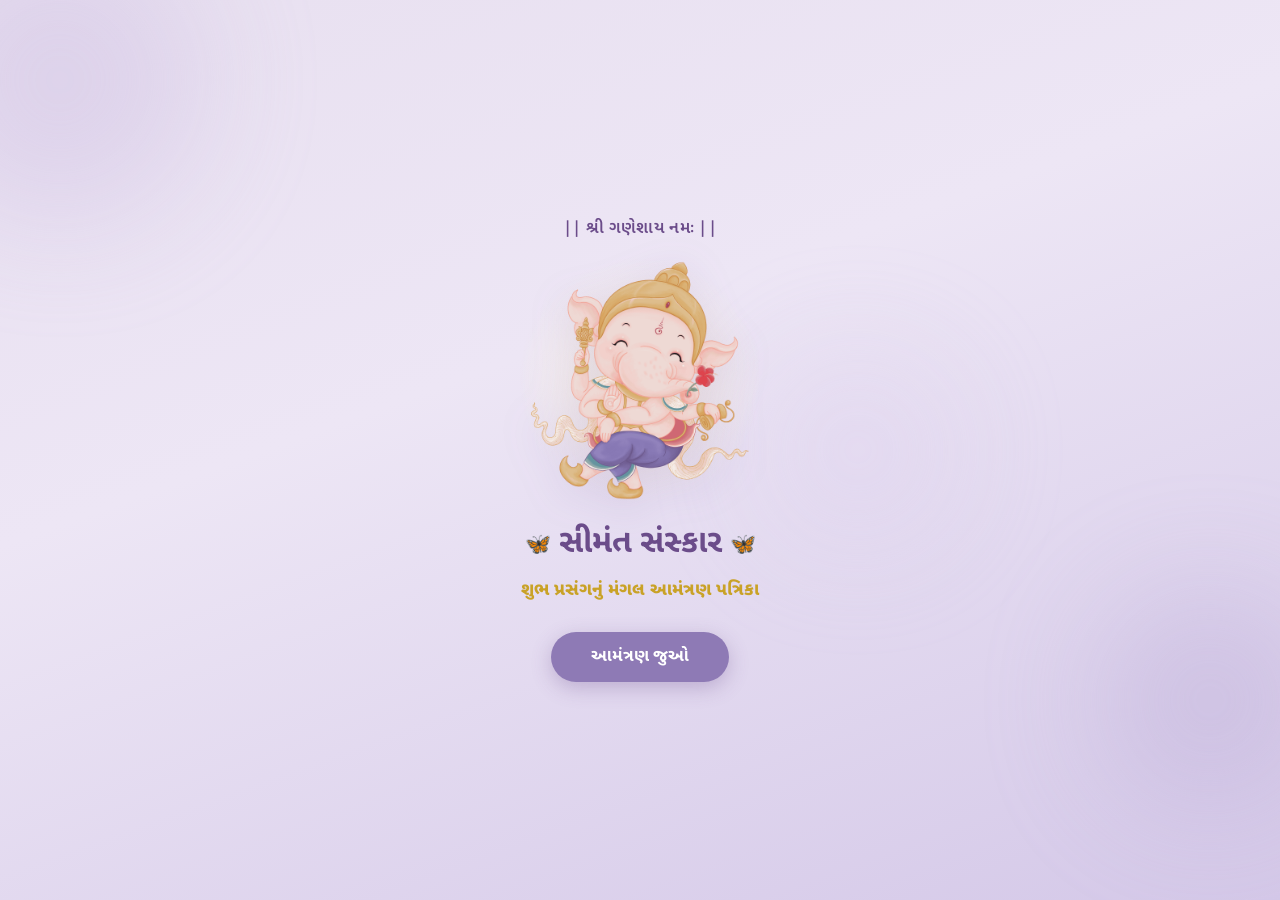
<file: index.html>
<!DOCTYPE html>
<html lang="gu">
<head>
  <meta charset="UTF-8" />
  <meta name="viewport" content="width=device-width, initial-scale=1.0" />
  <title>સીમંત સંસ્કાર | Simant Sanskar</title>
  <link rel="preconnect" href="https://fonts.googleapis.com" />
  <link rel="preconnect" href="https://fonts.gstatic.com" crossorigin />
  <link href="https://fonts.googleapis.com/css2?family=Noto+Sans+Gujarati:wght@400;600;700&display=swap" rel="stylesheet" />
  <link rel="stylesheet" href="styles.css" />
</head>
<body>
  <div class="page">
    <div class="bg-orb bg-orb--1"></div>
    <div class="bg-orb bg-orb--2"></div>
    <div class="bg-orb bg-orb--3"></div>

    <main class="card">
      <p class="invocation animate-in" style="--delay: 0.1s">|| શ્રી ગણેશાય નમઃ ||</p>

      <div class="ganesha-wrap animate-in" style="--delay: 0.3s">
        <div class="aura"></div>
        <div class="ganesha-float">
          <!-- Add your image: images/ganesha.png -->
          <img
            src="images/ganesh.png"
            alt="Ganesha"
            class="ganesha ganesha-img"
            onerror="this.hidden=true; this.nextElementSibling.hidden=false"
          />
          
        </div>
      </div>

      <h1 class="title animate-in" style="--delay: 0.5s">
        <span class="butterfly butterfly--left">🦋</span>
        સીમંત સંસ્કાર
        <span class="butterfly butterfly--right">🦋</span>
      </h1>

      <p class="subtitle animate-in" style="--delay: 0.65s">
        શુભ પ્રસંગનું મંગલ આમંત્રણ પત્રિકા
      </p>

      <button type="button" id="view-invite-btn" class="cta animate-in" style="--delay: 0.8s" data-href="invitation.html">
        આમંત્રણ જુઓ
      </button>
    </main>
  </div>

  <div class="balloon-overlay" id="balloon-overlay" aria-hidden="true"></div>

  <script src="index.js"></script>
</body>
</html>
</file>
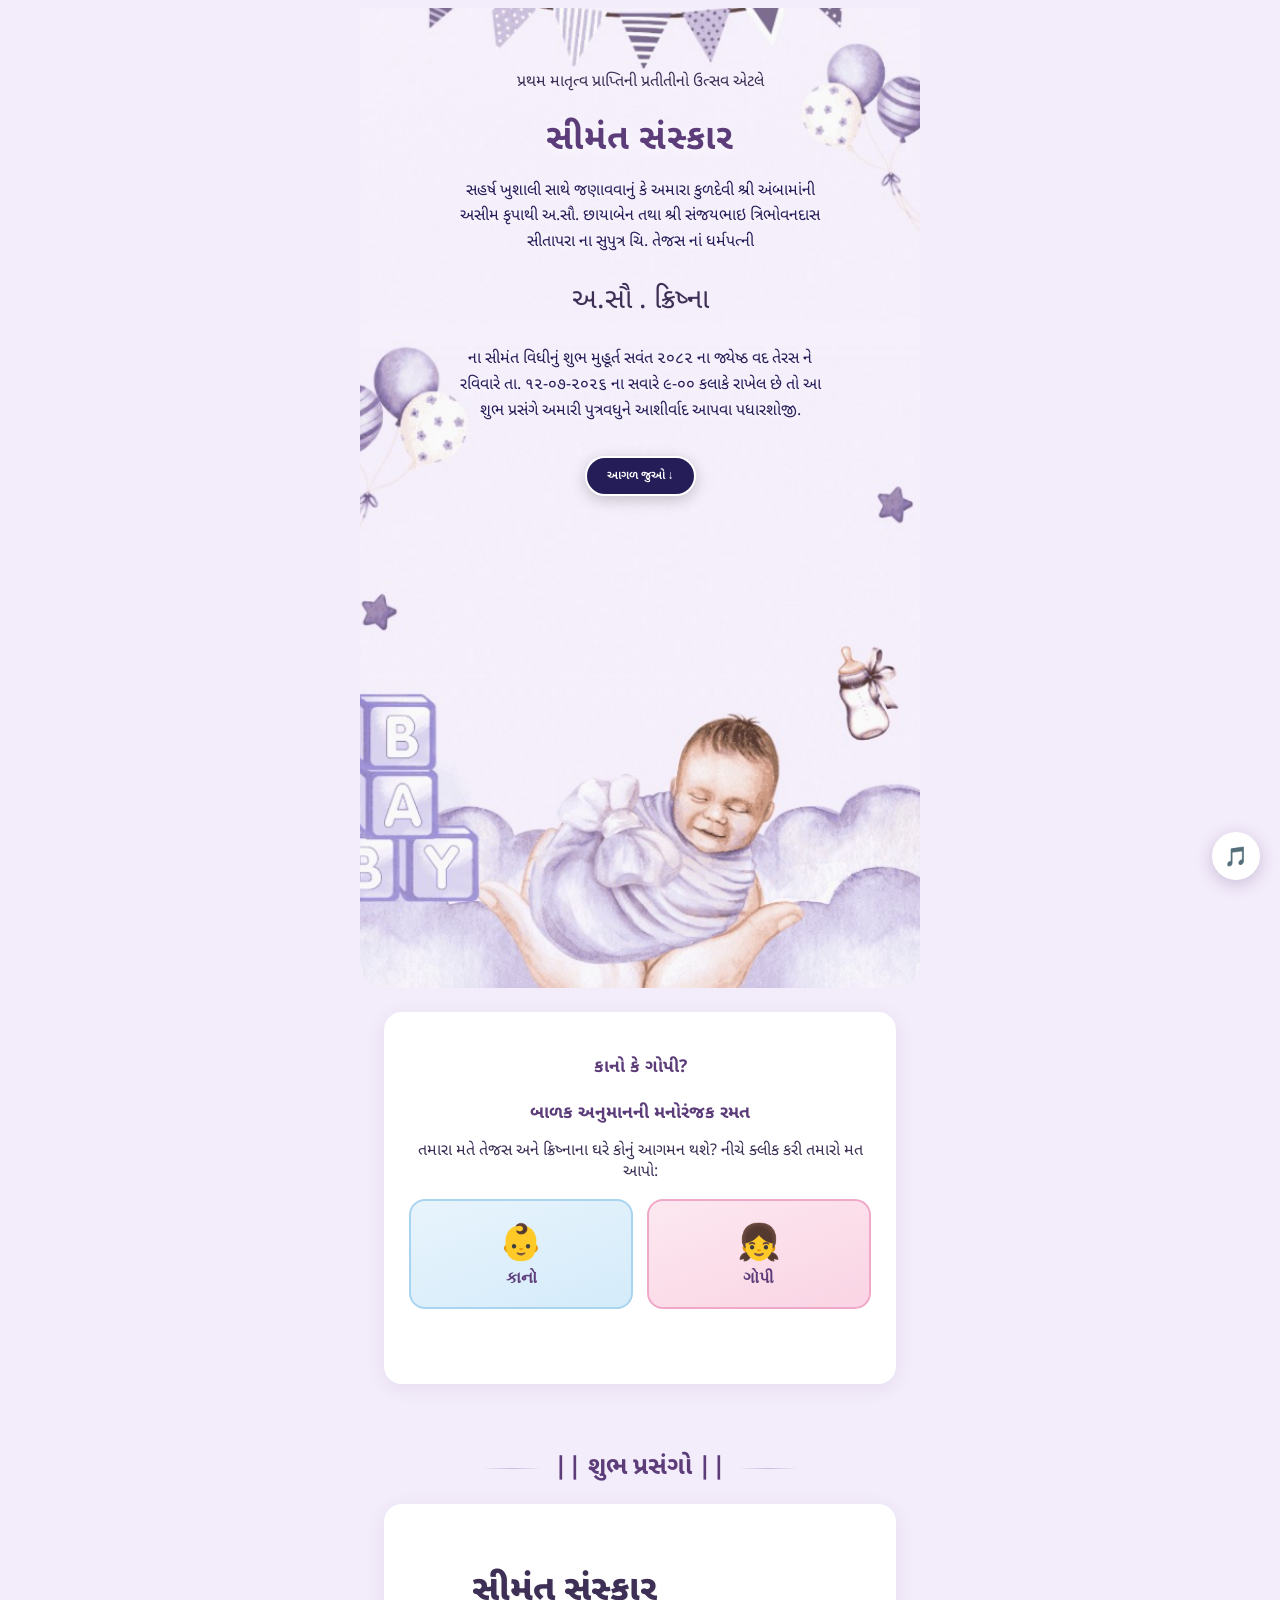
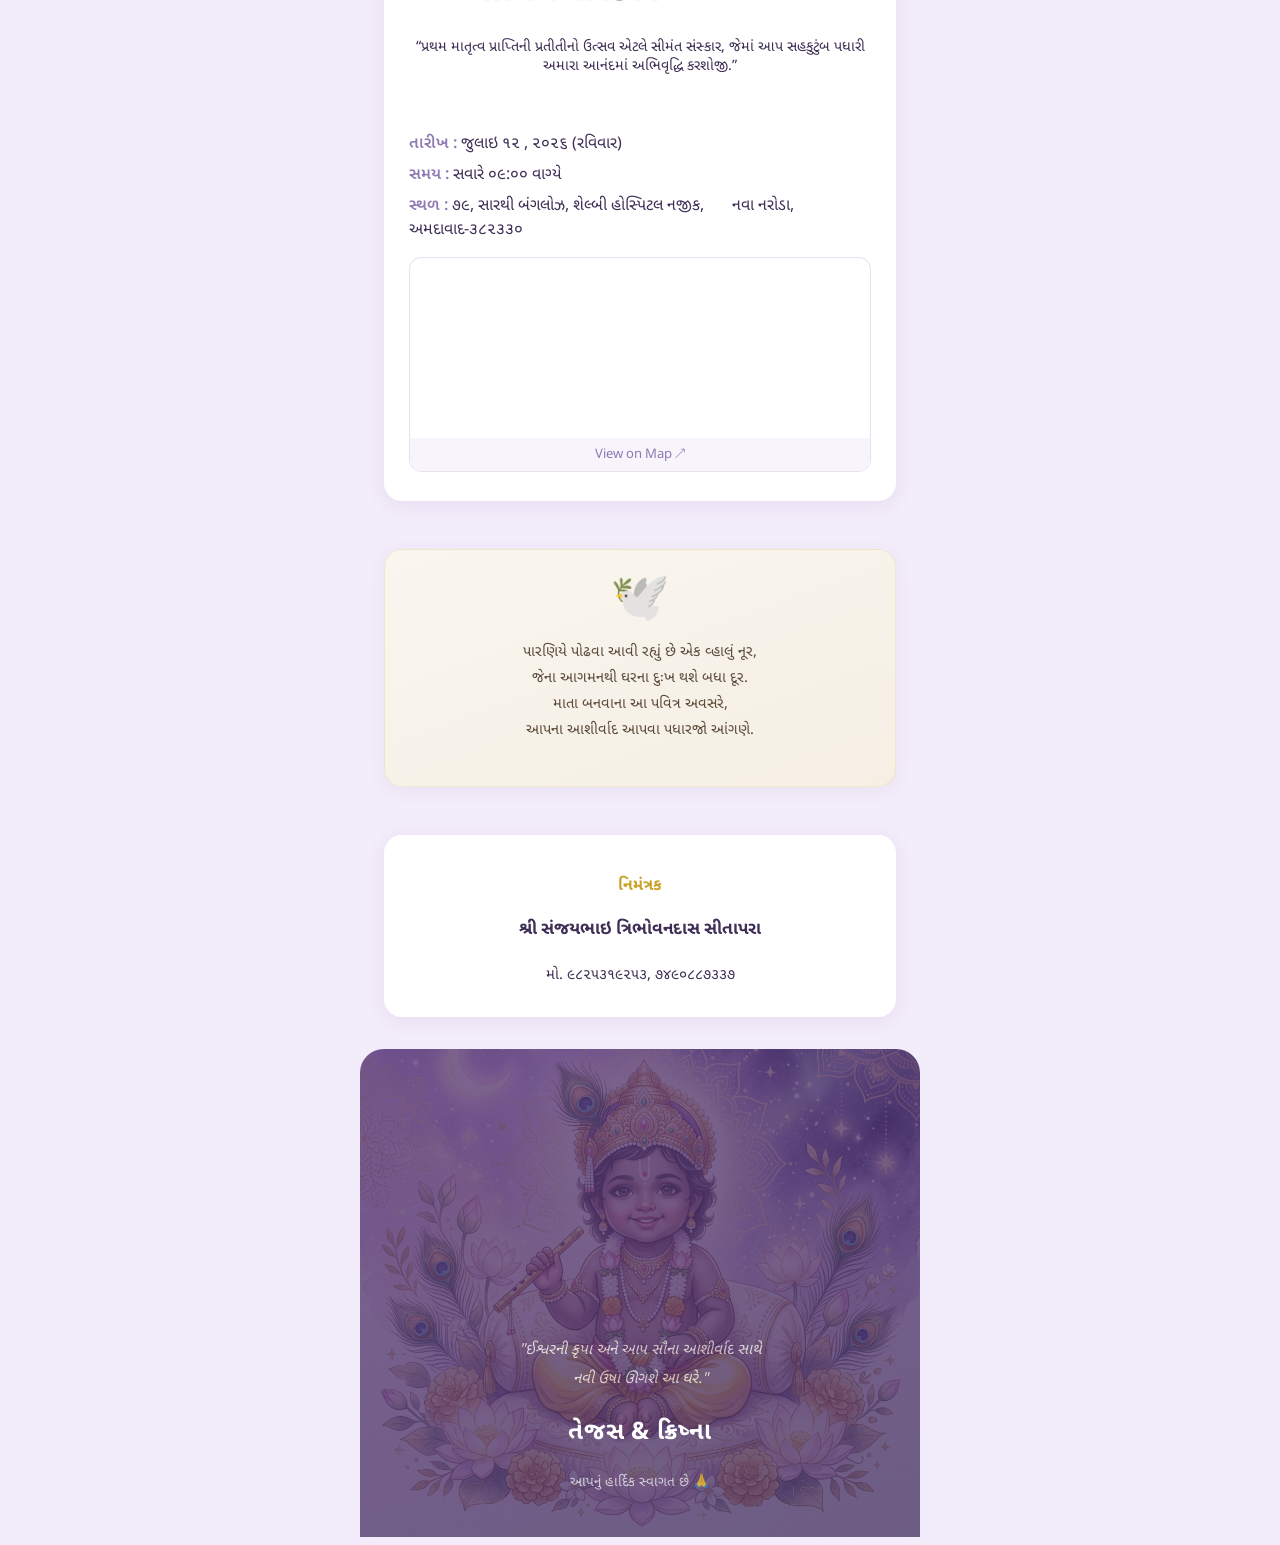
<file: invitation.html>
<!DOCTYPE html>
<html lang="gu">
<head>
  <meta charset="UTF-8" />
  <meta name="viewport" content="width=device-width, initial-scale=1.0" />
  <title>સીમંત સંસ્કાર | Tejas & Krishna</title>
  <link rel="preconnect" href="https://fonts.googleapis.com" />
  <link rel="preconnect" href="https://fonts.gstatic.com" crossorigin />
  <link href="https://fonts.googleapis.com/css2?family=Noto+Sans+Gujarati:wght@400;600;700&display=swap" rel="stylesheet" />
  <link rel="stylesheet" href="invitation.css" />
  
  <style>
    .scroll-down-btn {
      display: block;
      margin: 2rem auto 0 auto;
      background: rgb(37, 29, 88);
      color: #ffffff;
      border: 2px solid #ffffff;
      padding: 10px 20px;
      font-family: 'Noto Sans Gujarati', sans-serif;
      font-size: 12px;
      font-weight: 600;
      border-radius: 50px;
      cursor: pointer;
      box-shadow: 0 4px 15px rgba(0, 0, 0, 0.2);
      transition: all 0.3s ease;
      animation: bounce 2s infinite;
    }

    .scroll-down-btn:hover {
      background: #ffffff;
      color: rgb(37, 29, 88);
      transform: scale(1.05);
    }

    @keyframes bounce {
      0%, 20%, 50%, 80%, 100% {
        transform: translateY(0);
      }
      40% {
        transform: translateY(-10px);
      }
      60% {
        transform: translateY(-5px);
      }
    }
  </style>
</head>
<body class="invite-page">

  <div class="invite-container">

    <header class="hero">
      <div class="hero__bg" aria-hidden="true"></div>
      <div class="hero__stars" aria-hidden="true">
        <span class="hero__star hero__star--1">✦</span>
        <span class="hero__star hero__star--2">✦</span>
        <span class="hero__star hero__star--3">✦</span>
        <span class="hero__star hero__star--4">✦</span>
      </div>

      <div class="hero__content">
        <p>
          પ્રથમ માતૃત્વ પ્રાપ્તિની પ્રતીતીનો ઉત્સવ એટલે
        </p>
        <h1 class="hero__title">સીમંત સંસ્કાર</h1>

        <p class="hero__host" style="font-size: 16px; color: rgb(37, 29, 88);">
          સહર્ષ ખુશાલી સાથે જણાવવાનું કે અમારા કુળદેવી શ્રી અંબામાંની અસીમ કૃપાથી અ.સૌ. છાયાબેન તથા શ્રી સંજયભાઇ ત્રિભોવનદાસ સીતાપરા ના સુપુત્ર

          ચિ. તેજસ નાં ધર્મપત્ની <br>
        <p style="font-size: 28px;">અ.સૌ . ક્રિષ્ના<br /> </p>

        <p class="hero__host" style="font-size: 16px; color: rgb(37, 29, 88);">ના સીમંત વિધીનું શુભ મુહૂર્ત સવંત ૨૦૮૨ ના જ્યેષ્ઠ વદ તેરસ ને રવિવારે તા. ૧૨-૦૭-૨૦૨૬ ના સવારે ૯-૦૦ કલાકે રાખેલ છે તો આ શુભ પ્રસંગે અમારી પુત્રવધુને આશીર્વાદ આપવા પધારશોજી.
        </p>
        
        <button type="button" class="scroll-down-btn" onclick="scrollToNextSection()">
          આગળ જુઓ ↓
        </button>
      </div>
    </header>

    <section id="next-section" class="section reveal">
      <div class="section-card">
        <h1 class="poll-title">કાનો કે ગોપી?</h1>
        <h4 class="poll-title">બાળક અનુમાનની મનોરંજક રમત</h4>
         <p style="text-align: center;">
          તમારા મતે તેજસ અને ક્રિષ્નાના ઘરે કોનું આગમન થશે? નીચે ક્લીક કરી તમારો મત આપો:
        </p>
        <div class="poll-cards">
          <button type="button" class="poll-card poll-card--boy" data-vote="boy">
            <span class="poll-card__icon">👶</span>
            <span class="poll-card__label">કાનો</span>
          </button>
          <button type="button" class="poll-card poll-card--girl" data-vote="girl">
            <span class="poll-card__icon">👧</span>
            <span class="poll-card__label">ગોપી</span>
          </button>
        </div>
        <p class="poll-result" id="poll-result"></p>
      </div>
    </section>

    <section class="section reveal">
      <h2 class="section-heading">|| શુભ પ્રસંગો ||</h2>
      <div class="section-card">

        <div class="event-block">
          <div class="event-block__header">
             <h3 class="event-block__title" > &nbsp; &nbsp; &nbsp;&nbsp; સીમંત સંસ્કાર</h3>
          </div>
          <p style="text-align: center; font-size: 0.9rem">
            “પ્રથમ માતૃત્વ પ્રાપ્તિની પ્રતીતીનો ઉત્સવ એટલે સીમંત સંસ્કાર, જેમાં આપ સહકુટુંબ પધારી અમારા આનંદમાં અભિવૃદ્ધિ કરશોજી.”
          </p>
          <br> <br>
          <div class="event-detail">
            <span class="event-detail__label">તારીખ :</span>
            <span class="event-detail__value">જુલાઇ ૧૨ , ૨૦૨૬ (રવિવાર)</span>
          </div>
          <div class="event-detail">
            <span class="event-detail__label">સમય :</span>
            <span class="event-detail__value">સવારે ૦૯:૦૦ વાગ્યે</span>
          </div>
          <div class="event-detail">
            <span class="event-detail__label">સ્થળ :</span>
            <span class="event-detail__value">૭૯, સારથી બંગલોઝ, શેલ્બી હોસ્પિટલ નજીક, &nbsp; &nbsp; &nbsp; નવા નરોડા, અમદાવાદ-૩૮૨૩૩૦ </span>
          </div>
          <div class="event-map">
            <iframe src="https://www.google.com/maps/embed?pb=!1m18!1m12!1m3!1d3670.7595963091444!2d72.67633107436913!3d23.069273614585555!2m3!1f0!2f0!3f0!3m2!1i1024!2i768!4f13.1!3m3!1m2!1s0x395e8733e6b6f1fd%3A0xa92d0e460e29601e!2sHome%20-%20Sarthi%20Bungalows!5e0!3m2!1sen!2sin!4v1782485390056!5m2!1sen!2sin" width="600" height="450" style="border:0;" allowfullscreen="" loading="lazy" referrerpolicy="strict-origin-when-cross-origin"></iframe>
            <a class="event-map__link" href="https://maps.app.goo.gl/TWja7PKg5atCbxpZA" target="_blank" rel="noopener">
              View on Map ↗
            </a>
          </div>
        </div>

      </div>
    </section>

    <section class="section reveal">
      <div class="quote-card">
        <div class="quote-card__shubh">🕊️</div>
        <p class="quote-card__text">
          પારણિયે પોઢવા આવી રહ્યું છે એક વ્હાલું નૂર,<br>
          જેના આગમનથી ઘરના દુઃખ થશે બધા દૂર.<br>
          માતા બનવાના આ પવિત્ર અવસરે,<br>
          આપના આશીર્વાદ આપવા પધારજો આંગણે.
        </p>
      </div>
    </section>

    <section class="section reveal">
      <div class="inviter-card">
        <h2 class="inviter-card__title">નિમંત્રક</h2>
        <div class="inviter-card__names">
          <h3> શ્રી સંજયભાઇ ત્રિભોવનદાસ સીતાપરા </h3>
          મો. ૯૮૨૫૩૧૯૨૫૩, ૭૪૯૦૮૮૭૩૩૭ 
        </div>
      </div>
    </section>

    <footer class="invite-footer">
      <div class="invite-footer__pattern" aria-hidden="true"></div>
      <p style="font-family: var(--font-gujarati); font-size: 0.95rem; color: rgba(255, 255, 255, 0.8); line-height: 1.85; margin-bottom: 1rem; font-style: italic;">"ઈશ્વરની કૃપા અને આપ સૌના આશીર્વાદ સાથે<br>નવી ઉષા ઊગશે આ ઘરે."</p>
      <p class="invite-footer__names">તેજસ & ક્રિષ્ના</p>
      <p class="invite-footer__tagline">આપનું હાર્દિક સ્વાગત છે 🙏</p>
    </footer>

  </div>

  <button type="button" class="music-fab" id="music-fab" aria-label="Toggle music" >🎵
    <audio id="bg-music" src="audio/Sweet Krishna Flute Music.mp3" loop></audio>
  </button>

  <script src="invitation.js"></script>
  <script>
      // Function to smoothly scroll down to the main content
      function scrollToNextSection() {
          document.getElementById('next-section').scrollIntoView({ 
              behavior: 'smooth' 
          });
      }

      // Function to play audio after the first user interaction
      function startMusic() {
          const audio = document.getElementById('bg-music');
          audio.play().catch(error => {
              console.log("Autoplay was prevented. Waiting for explicit user interaction.");
          });
          document.removeEventListener('click', startMusic);
          document.removeEventListener('keydown', startMusic);
      }

      document.addEventListener('click', startMusic);
      document.addEventListener('keydown', startMusic);
  </script>
</body>
</html>
</file>
<file: styles.css>
*,
*::before,
*::after {
  box-sizing: border-box;
  margin: 0;
  padding: 0;
}

:root {
  --lavender: #e8e0f0;
  --lavender-deep: #d4c8e8;
  --purple: #6b4c8a;
  --purple-dark: #4a3568;
  --purple-btn: #8e7ab5;
  --purple-btn-hover: #7a6899;
  --gold: #c9a227;
  --gold-light: #d4b84a;
  --white: #ffffff;
}

html {
  height: 100%;
}

body {
  min-height: 100%;
  font-family: "Noto Sans Gujarati", sans-serif;
  background: linear-gradient(160deg, var(--lavender) 0%, #ede6f5 40%, var(--lavender-deep) 100%);
  color: var(--purple-dark);
  overflow-x: hidden;
}

.page {
  min-height: 100vh;
  display: flex;
  align-items: center;
  justify-content: center;
  padding: 2rem 1.25rem;
  position: relative;
  transition: opacity 0.5s ease, transform 0.5s ease;
}

.page--leaving {
  opacity: 0.3;
  transform: scale(0.98);
}

/* Soft floating background orbs */
.bg-orb {
  position: fixed;
  border-radius: 50%;
  filter: blur(60px);
  opacity: 0.35;
  pointer-events: none;
  animation: orb-drift 12s ease-in-out infinite;
}

.bg-orb--1 {
  width: 280px;
  height: 280px;
  background: #c9b8e0;
  top: -60px;
  left: -80px;
}

.bg-orb--2 {
  width: 220px;
  height: 220px;
  background: #b8a8d4;
  bottom: 10%;
  right: -40px;
  animation-delay: -4s;
}

.bg-orb--3 {
  width: 180px;
  height: 180px;
  background: #ddd0ee;
  top: 40%;
  left: 60%;
  animation-delay: -8s;
}

@keyframes orb-drift {
  0%, 100% { transform: translate(0, 0) scale(1); }
  33% { transform: translate(20px, -15px) scale(1.05); }
  66% { transform: translate(-15px, 10px) scale(0.95); }
}

/* Main card */
.card {
  position: relative;
  z-index: 1;
  text-align: center;
  max-width: 420px;
  width: 100%;
  display: flex;
  flex-direction: column;
  align-items: center;
  gap: 0.5rem;
}

/* Staggered entrance animation */
.animate-in {
  opacity: 0;
  transform: translateY(18px);
  animation: fade-up 0.9s cubic-bezier(0.22, 1, 0.36, 1) forwards;
  animation-delay: var(--delay, 0s);
}

@keyframes fade-up {
  to {
    opacity: 1;
    transform: translateY(0);
  }
}

/* Invocation */
.invocation {
  font-size: 1.05rem;
  font-weight: 600;
  color: var(--purple);
  letter-spacing: 0.02em;
  margin-bottom: 0.25rem;
}

/* Ganesha section */
.ganesha-wrap {
  position: relative;
  width: 200px;
  height: 220px;
  margin: 0.5rem 0 0.75rem;
}

.aura {
  position: absolute;
  inset: -10px;
  border-radius: 50%;
  background: radial-gradient(circle, rgba(255, 248, 220, 0.7) 0%, rgba(255, 248, 220, 0) 70%);
  animation: aura-pulse 3.5s ease-in-out infinite;
}

@keyframes aura-pulse {
  0%, 100% { opacity: 0.6; transform: scale(1); }
  50% { opacity: 1; transform: scale(1.06); }
}

.ganesha-float {
  position: relative;
  animation: float 4s ease-in-out infinite;
}

@keyframes float {
  0%, 100% { transform: translateY(0); }
  50% { transform: translateY(-10px); }
}

.ganesha {
  width: 200px;
  height: 220px;
  display: block;
  filter: drop-shadow(0 8px 20px rgba(107, 76, 138, 0.15));
}

.ganesha-img {
  object-fit: contain;
}

/* Title */
.title {
  font-size: clamp(1.6rem, 5vw, 2rem);
  font-weight: 700;
  color: var(--purple);
  display: flex;
  align-items: center;
  justify-content: center;
  gap: 0.5rem;
  line-height: 1.3;
  margin-top: 0.25rem;
}

.butterfly {
  display: inline-block;
  font-size: 1.3rem;
  animation: butterfly-wiggle 2.5s ease-in-out infinite;
}

.butterfly--left {
  animation-delay: 0s;
}

.butterfly--right {
  animation-delay: 0.6s;
}

@keyframes butterfly-wiggle {
  0%, 100% { transform: rotate(0deg) scale(1); }
  25% { transform: rotate(-8deg) scale(1.08); }
  75% { transform: rotate(8deg) scale(1.08); }
}

/* Subtitle */
.subtitle {
  font-size: clamp(0.95rem, 3.5vw, 1.1rem);
  font-weight: 800;
  color: var(--gold);
  margin: 0.25rem 0 1.25rem;
  line-height: 1.5;
}

/* CTA Button */
.cta {
  display: inline-block;
  padding: 0.85rem 2.5rem;
  background: var(--purple-btn);
  color: var(--white);
  font-family: inherit;
  font-size: 1.05rem;
  font-weight: 700;
  text-decoration: none;
  border: none;
  border-radius: 999px;
  box-shadow: 0 6px 20px rgba(107, 76, 138, 0.3);
  transition: transform 0.35s cubic-bezier(0.22, 1, 0.36, 1),
              box-shadow 0.35s ease,
              background 0.35s ease;
  cursor: pointer;
}

.cta:disabled {
  opacity: 0.85;
  cursor: wait;
}

.cta:hover:not(:disabled) {
  transform: scale(1.05);
  background: var(--purple-btn-hover);
  box-shadow: 0 10px 28px rgba(107, 76, 138, 0.4);
}

.cta:active:not(:disabled) {
  transform: scale(1.02);
}

/* Container Overlay - Prevents horizontal scroll leaks on mobile */
#balloon-overlay {
  position: fixed;
  top: 0;
  left: 0;
  width: 100vw;
  /* Uses dvh (dynamic viewport height) to perfectly match mobile browser toolbars */
  height: 100dvh; 
  pointer-events: none;
  z-index: 9999;
  overflow: hidden;
  display: none;
}

#balloon-overlay.active {
  display: block;
}

/* Fully Responsive Balloon Styling */
.balloon {
  position: absolute;
  bottom: -150px; 
  left: var(--left);
  
  /* RESPONSIVE SIZE: Automatically scales between 30px and 60px depending on screen size */
  --base-size: clamp(30px, 6vw, 60px); 
  width: calc(var(--base-size) * var(--size-factor));
  height: calc(var(--base-size) * var(--size-factor) * 1.25);
  
  background: var(--color);
  opacity: var(--opacity);
  box-shadow: 
    inset -6px -10px 20px rgba(0, 0, 0, 0.15), 
    inset 4px 4px 10px rgba(255, 255, 255, 0.35),
    0 10px 20px rgba(0, 0, 0, 0.08);
  transform: rotate(var(--tilt));
  animation: floatUp var(--duration) cubic-bezier(0.25, 1, 0.5, 1) var(--delay) forwards;
}

/* Glossy Highlight */
.balloon::before {
  content: "";
  position: absolute;
  top: 10%;
  left: 15%;
  width: 25%;
  height: 15%;
  background: rgba(255, 255, 255, 0.6);
  border-radius: 50%;
}

/* Balloon Knot */
.balloon::after {
  content: "";
  position: absolute;
  bottom: -4px;
  left: 50%;
  transform: translateX(-50%);
  border-left: 5px solid transparent;
  border-right: 5px solid transparent;
  border-bottom: 7px solid var(--color);
  filter: brightness(0.9);
}

/* Balloon String - Scaled down for mobile layouts */
.balloon-string {
  position: absolute;
  bottom: -30px;
  left: 50%;
  width: 1px;
  height: 30px;
  background: rgba(0, 0, 0, 0.12);
  transform-origin: top center;
  animation: stringSway 0.8s ease-in-out infinite alternate;
}

/* Animations */
@keyframes floatUp {
  0% {
    bottom: -150px;
    transform: translateX(0) rotate(var(--tilt));
  }
  30% {
    transform: translateX(calc(var(--swing) * 0.4)) rotate(calc(var(--tilt) * 0.5));
  }
  60% {
    transform: translateX(calc(var(--swing) * -0.2)) rotate(calc(var(--tilt) * -0.2));
  }
  100% {
    bottom: 110dvh; /* Ensures clearing on tall screens */
    transform: translateX(var(--swing)) rotate(calc(var(--tilt) * 0.1));
  }
}

@keyframes stringSway {
  0% { transform: translateX(-50%) rotate(-5deg); }
  100% { transform: translateX(-50%) rotate(5deg); }
}

/* ── Responsive: Landing page ── */
@media (max-width: 480px) {
  .page {
    padding: 1.5rem 1rem;
    min-height: 100dvh;
  }

  .ganesha-wrap {
    width: 170px;
    height: 190px;
  }

  .ganesha {
    width: 170px;
    height: 190px;
  }

  .invocation {
    font-size: 0.95rem;
  }

  .title {
    flex-wrap: wrap;
    gap: 0.35rem;
  }

  .cta {
    width: 100%;
    max-width: 280px;
    padding: 0.85rem 1.5rem;
  }

  .bg-orb--1 { width: 200px; height: 200px; }
  .bg-orb--2 { width: 160px; height: 160px; }
  .bg-orb--3 { width: 120px; height: 120px; }
}

@media (max-width: 360px) {
  .ganesha-wrap {
    width: 150px;
    height: 165px;
  }

  .ganesha {
    width: 150px;
    height: 165px;
  }

  .butterfly {
    font-size: 1.1rem;
  }
}

@media (min-width: 768px) {
  .page {
    padding: 3rem 2rem;
  }

  .card {
    max-width: 480px;
  }

  .ganesha-wrap {
    width: 220px;
    height: 240px;
  }

  .ganesha {
    width: 220px;
    height: 240px;
  }
}

@media (min-width: 1024px) {
  .card {
    max-width: 520px;
  }
}

/* Reduced motion */
@media (prefers-reduced-motion: reduce) {
  .animate-in,
  .ganesha-float,
  .aura,
  .butterfly,
  .bg-orb {
    animation: none;
    opacity: 1;
    transform: none;
  }

  .balloon {
    animation: none;
    display: none;
  }
}
</file>
<file: invitation.css>
/* Invitation page — full scroll layout */

.invite-page {
  min-height: 100vh;
  background: #f3ecfa;
  font-family: "Noto Sans Gujarati", sans-serif;
  color: #3d2f55;
  overflow-x: hidden;
}

.invite-container {
  max-width: 420px;
  margin: 0 auto;
  padding: 0 0 0;
}

/* Scroll reveal */
.reveal {
  opacity: 0;
  transform: translateY(24px);
  transition: opacity 0.8s cubic-bezier(0.22, 1, 0.36, 1),
              transform 0.8s cubic-bezier(0.22, 1, 0.36, 1);
}

.reveal.visible {
  opacity: 1;
  transform: translateY(0);
}

/* ── Hero ── */
.hero {
  position: relative;
  text-align: center;
  min-height: min(920px, 100dvh);
  display: flex;
  flex-direction: column;
  align-items: center;
  justify-content: flex-start;
  padding: 2.75rem 1.25rem 1.5rem;
  overflow: hidden;
}

.hero__bg {
  position: absolute;
  inset: -4% -2%;
  z-index: 0;
  background: url("images/hero-bg.png") no-repeat center bottom / cover;
  animation: hero-bg-drift 12s ease-in-out infinite;
  will-change: transform;
}

.hero__bg::after {
  content: "";
  position: absolute;
  inset: 0;
  background: linear-gradient(
    180deg,
    rgba(255, 255, 255, 0.08) 0%,
    transparent 35%,
    transparent 70%,
    rgba(243, 236, 250, 0.12) 100%
  );
  pointer-events: none;
}

@keyframes hero-bg-drift {
  0%, 100% {
    transform: scale(1) translateY(0);
  }
  50% {
    transform: scale(1.03) translateY(-8px);
  }
}

/* Twinkling stars overlay */
.hero__stars {
  position: absolute;
  inset: 0;
  z-index: 1;
  pointer-events: none;
}

.hero__star {
  position: absolute;
  color: #b89fd4;
  font-size: 0.75rem;
  opacity: 0;
  animation: star-twinkle 3s ease-in-out infinite;
}

.hero__star--1 { top: 28%; left: 18%; animation-delay: 0s; }
.hero__star--2 { top: 38%; right: 22%; animation-delay: 0.8s; font-size: 0.6rem; }
.hero__star--3 { top: 48%; left: 28%; animation-delay: 1.6s; font-size: 0.55rem; }
.hero__star--4 { top: 35%; right: 35%; animation-delay: 2.2s; font-size: 0.65rem; }

@keyframes star-twinkle {
  0%, 100% { opacity: 0; transform: scale(0.8); }
  50% { opacity: 0.7; transform: scale(1.1); }
}

.hero__content {
  position: relative;
  z-index: 2;
  width: 100%;
  max-width: 340px;
  animation: hero-content-in 1s cubic-bezier(0.22, 1, 0.36, 1) forwards;
}

@keyframes hero-content-in {
  from {
    opacity: 0;
    transform: translateY(16px);
  }
  to {
    opacity: 1;
    transform: translateY(0);
  }
}

.hero__title {
  font-size: clamp(1.85rem, 6vw, 2.2rem);
  font-weight: 700;
  color: #5c3d7a;
  letter-spacing: 0.02em;
  margin-bottom: 1rem;
  text-shadow: 0 2px 12px rgba(255, 255, 255, 0.8);
  animation: hero-title-float 5s ease-in-out infinite;
}

@keyframes hero-title-float {
  0%, 100% { transform: translateY(0); }
  50% { transform: translateY(-4px); }
}

.date-bubbles {
  display: flex;
  align-items: center;
  justify-content: center;
  gap: 0.65rem;
  margin-bottom: 1rem;
}

.date-bubble {
  background: #fff;
  border-radius: 50%;
  width: 64px;
  height: 64px;
  display: flex;
  flex-direction: column;
  align-items: center;
  justify-content: center;
  box-shadow: 0 4px 16px rgba(92, 61, 122, 0.1);
  animation: bubble-pop 0.6s cubic-bezier(0.22, 1, 0.36, 1) backwards;
}

.date-bubble:nth-child(1) { animation-delay: 0.2s; }
.date-bubble:nth-child(2) { animation-delay: 0.35s; width: 72px; height: 72px; }
.date-bubble:nth-child(3) { animation-delay: 0.5s; }

@keyframes bubble-pop {
  from { opacity: 0; transform: scale(0.6); }
  to { opacity: 1; transform: scale(1); }
}

.date-bubble__label {
  font-size: 0.72rem;
  color: #8e7ab5;
  font-weight: 600;
}

.date-bubble__value {
  font-size: 1.15rem;
  font-weight: 700;
  color: #5c3d7a;
  line-height: 1.1;
}

.date-bubble--main .date-bubble__value {
  font-size: 1.45rem;
}

.hero__host {
  font-size: 0.92rem;
  color: #6b5588;
  line-height: 1.6;
  margin-bottom: 0;
  padding: 0 0.5rem;
  text-shadow: 0 1px 8px rgba(255, 255, 255, 0.75);
}

/* ── Section card base ── */
.section {
  padding: 1.25rem;
}

.section-card {
  background: #fff;
  border-radius: 18px;
  padding: 1.5rem 1.25rem;
  box-shadow: 0 4px 20px rgba(92, 61, 122, 0.08);
  border: 1px solid rgba(255, 255, 255, 0.8);
}

.section-heading {
  text-align: center;
  font-size: 1.55rem;
  font-weight: 700;
  color: #5c3d7a;
  margin-bottom: 1.25rem;
  display: flex;
  align-items: center;
  justify-content: center;
  gap: 0.75rem;
}

.section-heading::before,
.section-heading::after {
  content: "";
  flex: 1;
  max-width: 60px;
  height: 1px;
  background: linear-gradient(90deg, transparent, #c9b8e0, transparent);
}

/* ── Gender poll ── */
.poll-title {
  text-align: center;
  font-size: 1.1rem;
  font-weight: 700;
  color: #5c3d7a;
  margin-bottom: 1rem;
}

.poll-cards {
  display: grid;
  grid-template-columns: 1fr 1fr;
  gap: 0.85rem;
}

.poll-card {
  border-radius: 16px;
  padding: 1.25rem 0.75rem;
  text-align: center;
  cursor: pointer;
  border: 2px solid transparent;
  transition: transform 0.35s cubic-bezier(0.22, 1, 0.36, 1),
              box-shadow 0.35s ease,
              border-color 0.35s ease;
}

.poll-card:hover {
  transform: scale(1.04);
}

.poll-card.selected {
  transform: scale(1.05);
  box-shadow: 0 8px 24px rgba(92, 61, 122, 0.15);
}

.poll-card--locked {
  cursor: not-allowed;
  pointer-events: none;
  opacity: 0.75;
}

.poll-card--locked.selected {
  opacity: 1;
  cursor: default;
}

.poll-card--locked:not(.selected) {
  filter: grayscale(0.4);
}

.poll-card--boy {
  background: linear-gradient(160deg, #e8f4fc 0%, #d4ebfa 100%);
  border-color: #a8d4f0;
}

.poll-card--boy.selected {
  border-color: #5ba3d9;
  box-shadow: 0 8px 24px rgba(91, 163, 217, 0.25);
}

.poll-card--girl {
  background: linear-gradient(160deg, #fce8f0 0%, #fad4e4 100%);
  border-color: #f0a8c8;
}

.poll-card--girl.selected {
  border-color: #e87aab;
  box-shadow: 0 8px 24px rgba(232, 122, 171, 0.25);
}

.poll-card__icon {
  font-size: 2.2rem;
  margin-bottom: 0.35rem;
  display: block;
}

.poll-card__label {
  font-size: 1rem;
  font-weight: 700;
  color: #5c3d7a;
}

.poll-result {
  text-align: center;
  margin-top: 0.85rem;
  font-size: 0.88rem;
  color: #8e7ab5;
  min-height: 1.3em;
}

/* ── Event details ── */
.event-block {
  margin-bottom: 1.25rem;
}

.event-block:last-child {
  margin-bottom: 0;
}

.event-block__header {
  display: flex;
  align-items: center;
  gap: 0.5rem;
  margin-bottom: 0.75rem;
}

.event-block__icon {
  width: 36px;
  height: 36px;
  background: linear-gradient(135deg, #f5e6c8, #e8c547);
  border-radius: 50%;
  display: flex;
  align-items: center;
  justify-content: center;
  font-size: 1.1rem;
  flex-shrink: 0;
}

.event-block__title {
 /* text-align: center;
  color: #5c3d7a;
  font-size: 2.2rem;
 font-weight: 800; */
 font-family: var(--font-gujarati);
    color: var(--purple-primary);
    text-shadow: 1px 1px 2px #0000000d;
    margin-bottom: .6rem;
    font-size: 2.2rem;
    font-weight: 800;
}

.event-detail {
  /* display: flex; */
  gap: 0.5rem;
  margin-bottom: 0.45rem;
  font-size: 1rem;
  line-height: 1.5;
}

.event-detail__label {
  color: #8e7ab5;
  font-weight: 600;
  min-width: 52px;
  flex-shrink: 0;
}

.event-detail__value {
  color: #3d2f55;
}

.event-map {
  margin-top: 0.85rem;
  border-radius: 12px;
  overflow: hidden;
  border: 1px solid #e8dff0;
}

.event-map iframe {
  width: 100%;
  height: 140px;
  border: 0;
  display: block;
}

.event-map__link {
  display: block;
  text-align: center;
  padding: 0.5rem;
  font-size: 0.82rem;
  color: #8e7ab5;
  text-decoration: none;
  background: #f8f4fc;
  transition: color 0.3s ease;
}

.event-map__link:hover {
  color: #5c3d7a;
}

/* ── Quote / Shubh ── */
.quote-card {
  background: linear-gradient(160deg, #faf6ef 0%, #f5efe4 100%);
  border-radius: 18px;
  padding: 1.75rem 1.25rem;
  text-align: center;
  box-shadow: 0 4px 20px rgba(92, 61, 122, 0.06);
  border: 1px solid rgba(201, 162, 39, 0.15);
}

.quote-card__shubh {
  font-size: 3rem;
  font-weight: 700;
  color: #c9a227;
  line-height: 1;
  margin-bottom: 0.75rem;
  opacity: 0.85;
}

.quote-card__text {
  font-size: 0.92rem;
  line-height: 1.75;
  color: #5c4a3a;
}

/* ── Inviter ── */
.inviter-card {
  background: #fff;
  border-radius: 18px;
  padding: 1.5rem 1.25rem;
  text-align: center;
  box-shadow: 0 4px 20px rgba(92, 61, 122, 0.08);
}

.inviter-card__title {
  font-size: 1rem;
  font-weight: 700;
  color: #c9a227;
  margin-bottom: 0.75rem;
}

.inviter-card__names {
  font-size: 0.92rem;
  line-height: 1.8;
  color: #3d2f55;
}

/* ── Note ── */
.note-card {
  background: #fff;
  border-radius: 18px;
  padding: 1.25rem;
  box-shadow: 0 4px 20px rgba(92, 61, 122, 0.08);
}

.note-card__title {
  font-size: 0.95rem;
  font-weight: 700;
  color: #5c3d7a;
  margin-bottom: 0.65rem;
}

.note-card__text {
  font-size: 0.88rem;
  line-height: 1.7;
  color: #6b5588;
}

/* ── RSVP Form ── */
.rsvp-card {
  background: #fff;
  border-radius: 18px;
  padding: 1.5rem 1.25rem;
  box-shadow: 0 4px 20px rgba(92, 61, 122, 0.08);
}

.rsvp-card__title {
  text-align: center;
  font-size: 1.1rem;
  font-weight: 700;
  color: #5c3d7a;
  margin-bottom: 1.25rem;
}

.form-group {
  margin-bottom: 1rem;
}

.form-group label {
  display: block;
  font-size: 0.85rem;
  font-weight: 600;
  color: #8e7ab5;
  margin-bottom: 0.4rem;
}

.form-group input,
.form-group select,
.form-group textarea {
  width: 100%;
  padding: 0.75rem 1rem;
  border: 1.5px solid #e8dff0;
  border-radius: 12px;
  font-family: inherit;
  font-size: 0.92rem;
  color: #3d2f55;
  background: #faf8fc;
  transition: border-color 0.3s ease, box-shadow 0.3s ease;
}

.form-group input:focus,
.form-group select:focus,
.form-group textarea:focus {
  outline: none;
  border-color: #b89fd4;
  box-shadow: 0 0 0 3px rgba(184, 159, 212, 0.2);
}

.guest-counter {
  display: flex;
  gap: 1rem;
}

.counter-item {
  flex: 1;
  display: flex;
  align-items: center;
  justify-content: space-between;
  background: #faf8fc;
  border: 1.5px solid #e8dff0;
  border-radius: 12px;
  padding: 0.6rem 0.85rem;
}

.counter-item__label {
  display: flex;
  align-items: center;
  gap: 0.35rem;
  font-size: 0.85rem;
  font-weight: 600;
  color: #6b5588;
}

.counter-item__controls {
  display: flex;
  align-items: center;
  gap: 0.5rem;
}

.counter-btn {
  width: 28px;
  height: 28px;
  border-radius: 50%;
  border: none;
  background: #e8dff0;
  color: #5c3d7a;
  font-size: 1rem;
  cursor: pointer;
  display: flex;
  align-items: center;
  justify-content: center;
  transition: background 0.25s ease, transform 0.25s ease;
}

.counter-btn:hover {
  background: #d4c8e8;
  transform: scale(1.1);
}

.counter-value {
  font-weight: 700;
  min-width: 1.2rem;
  text-align: center;
  color: #5c3d7a;
}

.rsvp-submit {
  width: 100%;
  padding: 0.9rem;
  margin-top: 0.5rem;
  background: #8e7ab5;
  color: #fff;
  border: none;
  border-radius: 999px;
  font-family: inherit;
  font-size: 1rem;
  font-weight: 700;
  cursor: pointer;
  box-shadow: 0 6px 20px rgba(142, 122, 181, 0.35);
  transition: transform 0.35s cubic-bezier(0.22, 1, 0.36, 1),
              box-shadow 0.35s ease,
              background 0.35s ease;
  animation: btn-glow 3s ease-in-out infinite;
}

@keyframes btn-glow {
  0%, 100% { box-shadow: 0 6px 20px rgba(142, 122, 181, 0.35); }
  50% { box-shadow: 0 6px 28px rgba(142, 122, 181, 0.5); }
}

.rsvp-submit:hover {
  transform: scale(1.03);
  background: #7a6899;
}

.rsvp-success {
  display: none;
  text-align: center;
  padding: 1rem;
  color: #5c3d7a;
  font-weight: 600;
}

.rsvp-success.show {
  display: block;
}

/* ── Footer ── */
.invite-footer {
  position: relative;
  background: linear-gradient(160deg, #5c3d7a 0%, #4a3568 100%);
  padding: 17rem 2.25rem 2rem;
  text-align: center;
  overflow: hidden;
}

.invite-footer__pattern {
  position: absolute;
  inset: 0;
  opacity: 0.20;
  /* background-image: radial-gradient(circle at 20% 30%, #fff 1px, transparent 1px),
                    radial-gradient(circle at 80% 70%, #fff 1px, transparent 1px);
  background-size: 40px 40px; */

  background: url(images/krishna-quote-bg.png) no-repeat center bottom / cover;
  
}

.invite-footer__names {
  position: relative;
  font-size: 1.5rem;
  font-weight: 700;
  color: #fff;
  letter-spacing: 0.03em;
}

.invite-footer__tagline {
  position: relative;
  margin-top: 0.5rem;
  font-size: 0.85rem;
  color: rgba(255, 255, 255, 0.7);
}

/* Music FAB */
.music-fab {
  position: fixed;
  bottom: 1.25rem;
  right: 1.25rem;
  width: 48px;
  height: 48px;
  border-radius: 50%;
  background: #fff;
  border: none;
  box-shadow: 0 4px 16px rgba(92, 61, 122, 0.25);
  font-size: 1.2rem;
  cursor: pointer;
  z-index: 100;
  display: flex;
  align-items: center;
  justify-content: center;
  transition: transform 0.35s ease, box-shadow 0.35s ease;
  animation: fab-pulse 2.5s ease-in-out infinite;
}

@keyframes fab-pulse {
  0%, 100% { box-shadow: 0 4px 16px rgba(92, 61, 122, 0.25); }
  50% { box-shadow: 0 4px 24px rgba(142, 122, 181, 0.45); }
}

.music-fab:hover {
  transform: scale(1.08);
}

.music-fab.playing {
  background: #8e7ab5;
  color: #fff;
}

/* Back link */
.back-home {
  display: inline-flex;
  align-items: center;
  gap: 0.35rem;
  margin: 1rem 1.25rem;
  color: #8e7ab5;
  text-decoration: none;
  font-size: 0.88rem;
  font-weight: 600;
  transition: color 0.3s ease;
}

.back-home:hover {
  color: #5c3d7a;
}

/* ── Responsive: Invitation page ── */
@media (max-width: 480px) {
  .invite-container {
    max-width: 100%;
  }

  .section {
    padding: 1rem 0.85rem;
  }

  .hero {
    min-height: min(820px, 100dvh);
    padding: 2rem 1rem 1.25rem;
  }

  .hero__content {
    max-width: 300px;
  }

  .date-bubble {
    width: 56px;
    height: 56px;
  }

  .date-bubble:nth-child(2) {
    width: 64px;
    height: 64px;
  }

  .date-bubble__value {
    font-size: 1rem;
  }

  .date-bubble--main .date-bubble__value {
    font-size: 1.25rem;
  }

  .hero__host {
    font-size: 0.85rem;
  }

  .section-card,
  .quote-card,
  .inviter-card,
  .note-card,
  .rsvp-card {
    padding: 1.25rem 1rem;
    border-radius: 16px;
  }

  .poll-card {
    padding: 1rem 0.5rem;
  }

  .poll-card__icon {
    font-size: 1.8rem;
  }

  .poll-card__label {
    font-size: 0.92rem;
  }

  .event-detail {
    flex-direction: column;
    gap: 0.15rem;
    margin-bottom: 0.65rem;
  }

  .event-detail__label {
    min-width: unset;
  }

  .event-map iframe {
    height: 120px;
  }

  .guest-counter {
    flex-direction: column;
    gap: 0.65rem;
  }

  .counter-item {
    padding: 0.55rem 0.75rem;
  }

  .quote-card__shubh {
    font-size: 2.5rem;
  }

  .invite-footer {
    padding: 2rem 1rem 2.5rem;
  }

  .invite-footer__names {
    font-size: 1.3rem;
  }

  .music-fab {
    bottom: max(1rem, env(safe-area-inset-bottom));
    right: max(1rem, env(safe-area-inset-right));
    width: 44px;
    height: 44px;
  }

  .back-home {
    margin: 0.85rem 1rem;
    font-size: 0.82rem;
  }
}

@media (max-width: 360px) {
  .hero__title {
    font-size: 1.7rem;
  }

  .date-bubbles {
    gap: 0.45rem;
  }

  .date-bubble {
    width: 50px;
    height: 50px;
  }

  .date-bubble:nth-child(2) {
    width: 58px;
    height: 58px;
  }

  .poll-cards {
    gap: 0.6rem;
  }

  .section-heading {
    font-size: 0.95rem;
    gap: 0.5rem;
  }

  .section-heading::before,
  .section-heading::after {
    max-width: 40px;
  }
}

@media (min-width: 481px) and (max-width: 767px) {
  .invite-container {
    max-width: 460px;
  }
}

@media (min-width: 768px) {
  .invite-container {
    max-width: 520px;
    padding: 0 1rem;
  }

  .section {
    padding: 1.5rem;
  }

  .hero {
    min-height: min(960px, 100dvh);
    padding: 3rem 1.5rem 2rem;
    border-radius: 0 0 24px 24px;
  }

  .hero__content {
    max-width: 380px;
  }

  .section-card,
  .quote-card,
  .inviter-card,
  .note-card,
  .rsvp-card {
    padding: 1.75rem 1.5rem;
  }

  .event-map iframe {
    height: 180px;
  }

  .invite-footer {
    border-radius: 24px 24px 0 0;
    margin-top: 0.5rem;
  }
}

@media (min-width: 1024px) {
  .invite-container {
    max-width: 560px;
  }

  .hero {
    min-height: min(1000px, 100dvh);
  }
}

@media (prefers-reduced-motion: reduce) {
  .reveal,
  .hero__bg,
  .hero__content,
  .hero__title,
  .hero__star,
  .date-bubble,
  .rsvp-submit,
  .music-fab {
    animation: none !important;
    transition: none !important;
  }

  .reveal {
    opacity: 1;
    transform: none;
  }
}
</file>
